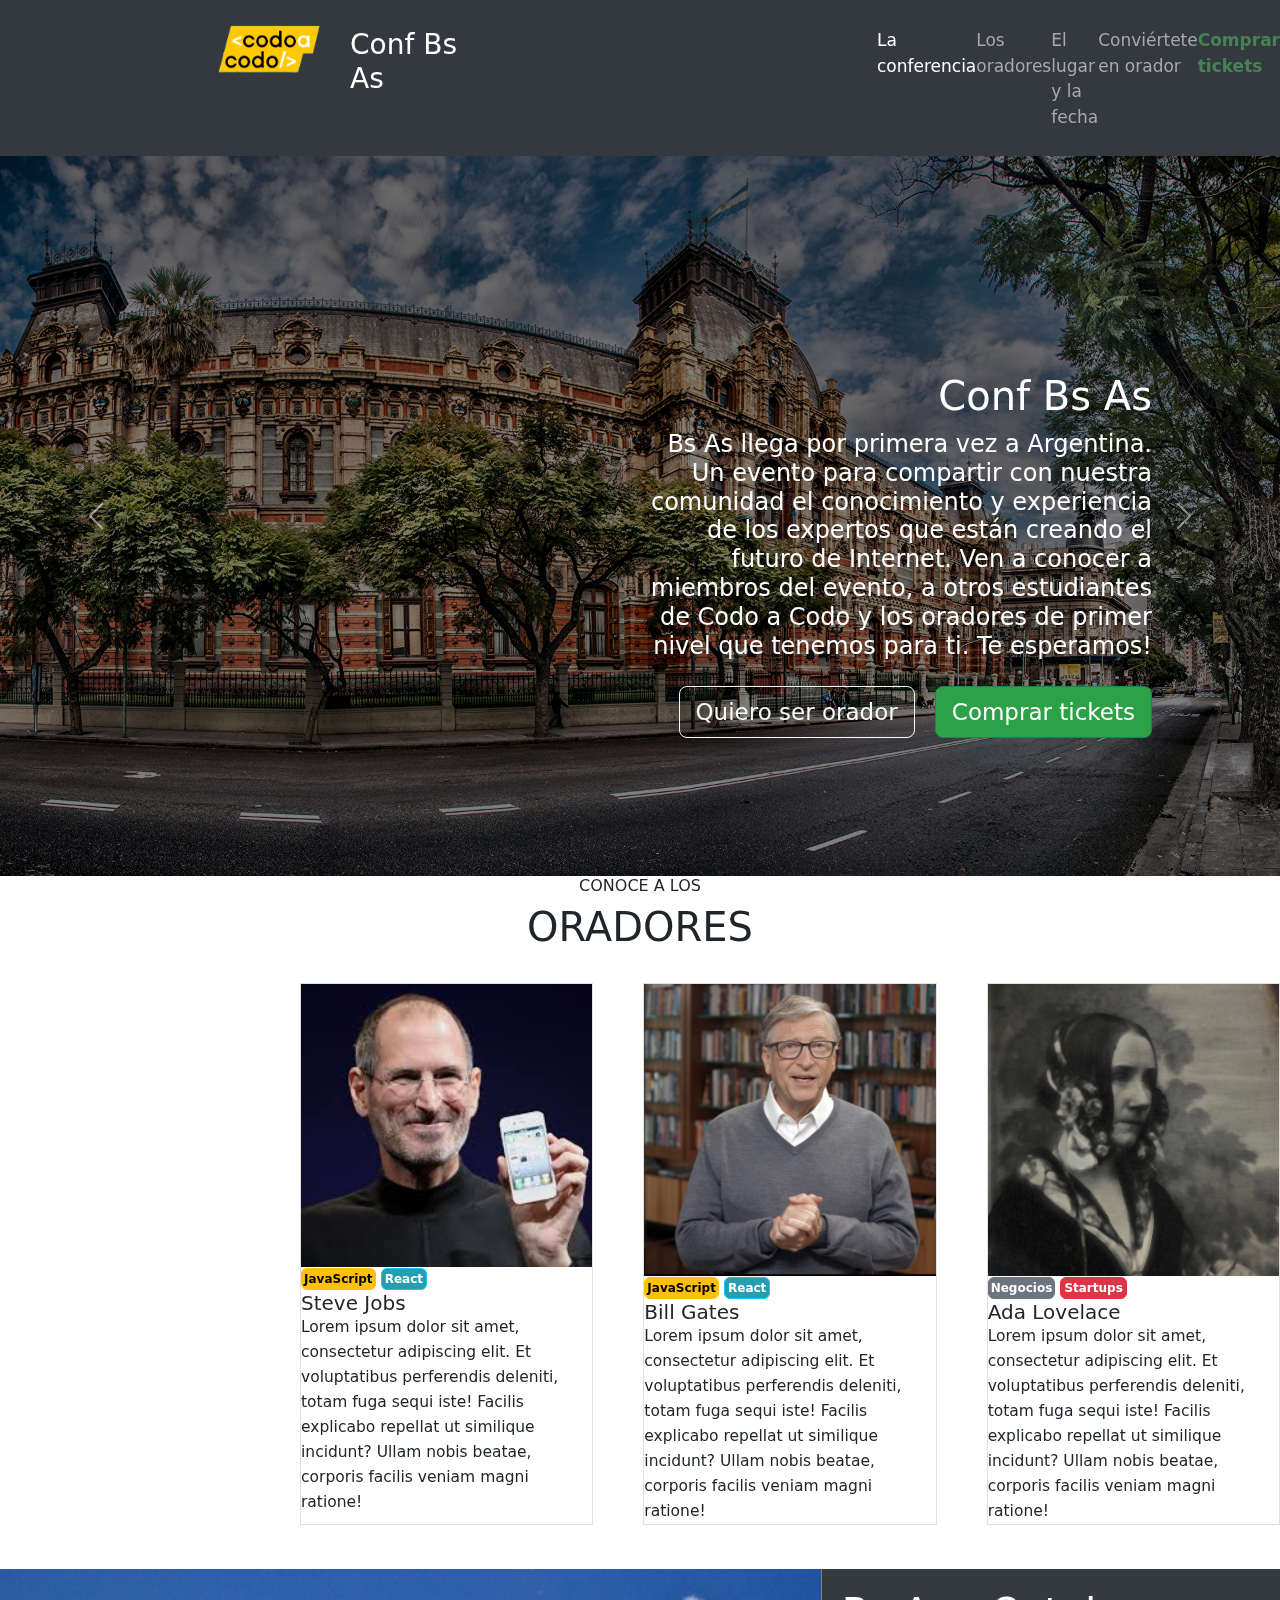
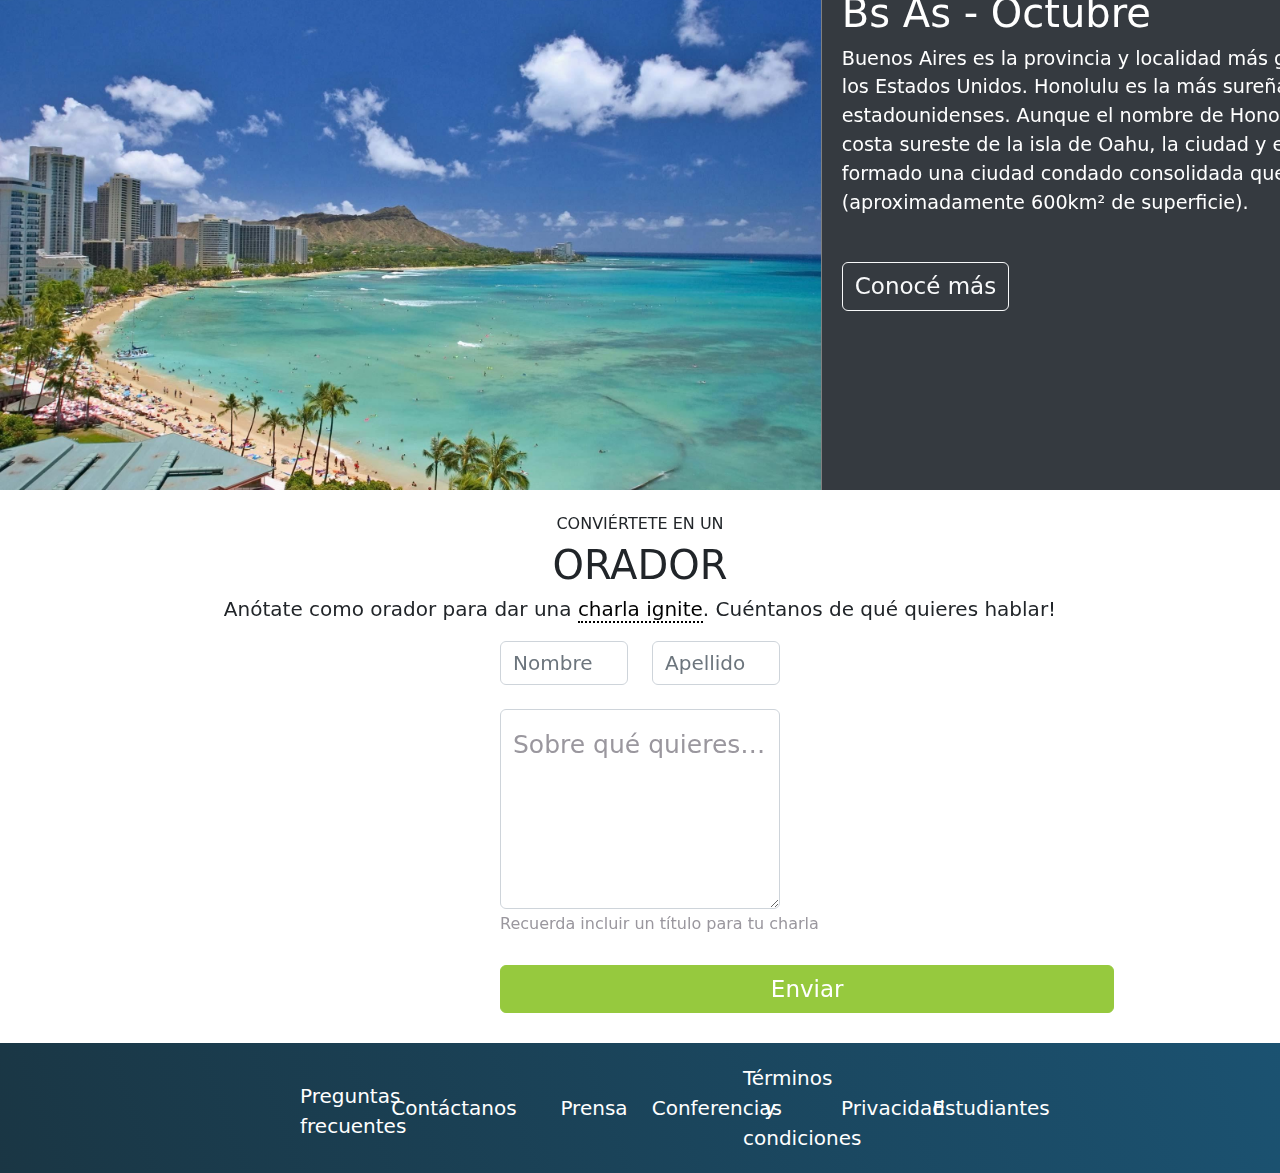
<file: index.html>
<!DOCTYPE html>
<html lang="en">

<head>
    <meta charset="UTF-8">
    <meta http-equiv="X-UA-Compatible" content="IE=edge">
    <meta name="viewport" content="width=device-width, user-scalable=no, initial-scale=1.0, maximun-scale=1.0, minimun-scale=1.0">
    <link rel="stylesheet" href="css/bootstrap.css">
    <link rel="stylesheet" href="css/estilos.css">
    <title>TP Integrador</title>
</head>

<body>
    <header>
        <div class="header">
            <nav class="navbar navbar-expand-sm navbar-dark bg-dark">
                <button class="navbar-toggler" type="button" data-bs-toggle="collapse" data-bs-target="#opciones" aria-controls="navbarSupportedContent" aria-expanded="false" aria-label="Toggle navigation">
                <!-- <button class="navbar-toggler" type="button" data-toggle="collapse" data-target="#opciones"> -->
                    <span class="navbar-toggler-icon"></span>
                </button>
                <div class="collapse navbar-collapse" id="opciones">
                    <!-- <ul class="linksheader1"> -->
                    <ul class="linksheader1">
                        <br>
                        <li>
                            <a class="conferencia" href="#confciudad" style="text-decoration: none;">La conferencia</a>
                            <!-- <a class="nav-link active" aria-current="page" href="#confciudad">La conferencia</a> -->
                        </li>
                        <br>
                        <li>
                            <a class="oradores" href="#oradores" style="text-decoration: none;">Los oradores</a>
                        </li>
                        <br>
                        <li>
                            <a class="lugaryfecha" href="#lugaryfecha" style="text-decoration: none;">El lugar y la fecha</a>
                        </li>
                        <br>
                        <li>
                            <a class="orador" href="#convierteteenorador" style="text-decoration: none;">Conviértete en
                                orador</a>
                        </li>
                        <br>
                        <li>
                            <a class="tickets" href="ticket.html" style="text-decoration: none;">Comprar tickets</a>
                        </li>
                    </ul>
                </div>
            </nav>
            <div class="logo">
                <a href="https://www.buenosaires.gob.ar/educacion/codo-codo">
                    <img src="./imagenes/codoacodo.png" class="codoacodo" alt="codoacodo">
                </a>
            </div>
            <h3 class="confbsas">Conf Bs As</h3>
            <ul class="linksheader2">
                <li>
                    <a class="conferencia" href="#confciudad" style="text-decoration: none;">La conferencia</a>
                </li>
                <li>
                    <a class="oradores" href="#oradores" style="text-decoration: none;">Los oradores</a>
                </li>
                <li>
                    <a class="lugaryfecha" href="#lugaryfecha" style="text-decoration: none;">El lugar y la fecha</a>
                </li>
                <li>
                    <a class="orador" href="#convierteteenorador" style="text-decoration: none;">Conviértete en
                        orador</a>
                </li>
                <li>
                    <a class="tickets" href="ticket.html" style="text-decoration: none;">Comprar tickets</a>
                </li>
            </ul>
        </div>
    </header>
    <main>
    
       
    <!-- Carrusel -->
    <div id="carouselExampleControls" class="carousel slide" data-bs-ride="carousel">
        
        <div class="mensaje">
            <div class="conf">
                <h1><a id="confciudad">Conf Bs As</a></h1>
            </div>
            
            <!-- Texto descriptivo y botones: orador y tickets -->
            <div class="texto">
                <h4>Bs As llega por primera vez a Argentina. Un evento para compartir con nuestra comunidad el conocimiento
                    y experiencia de los expertos que están creando el futuro de Internet. Ven a conocer a miembros del
                    evento, a otros estudiantes de Codo a Codo y los oradores de primer nivel que tenemos para ti. Te
                    esperamos!</h4>
            </div>
            
            <div class="buttons">
                <a class="btn btn-outline-light btn-lg" href="#convierteteenorador" role="button">Quiero ser orador</a>
                <!--<button type="button" class="btn btn-outline-light btn-lg">Quiero ser orador</button> -->
                <!--<button type="button" class="btn btn-success btn-lg" href="ticket.html"><a id="tickets">Comprar tickets</a></button>-->
                <a class="btn btn-success btn-lg" href="ticket.html" role="button">Comprar tickets</a>
            </div>
        </div>

        <div class="carousel-inner">
          <div class="carousel-item active">
            <img src="imagenes/ba1.jpg" class="d-block w-100" alt="ciudad">
          </div>
          <div class="carousel-item">
            <img src="imagenes/ba2.jpg" class="d-block w-100" alt="ciudad">
          </div>
          <div class="carousel-item">
            <img src="imagenes/ba3.jpg" class="d-block w-100" alt="ciudad">
          </div>
        </div>
        <button class="carousel-control-prev" type="button" data-bs-target="#carouselExampleControls" data-bs-slide="prev">
          <span class="carousel-control-prev-icon" aria-hidden="true"></span>
          <span class="visually-hidden">Anterior</span>
        </button>
        <button class="carousel-control-next" type="button" data-bs-target="#carouselExampleControls" data-bs-slide="next">
          <span class="carousel-control-next-icon" aria-hidden="true"></span>
          <span class="visually-hidden">Siguiente</span>
        </button>
      </div>
      
      
      
        <!-- Oradores -->
        <h6 style="text-align: center; font-weight: lighter;">CONOCE A LOS</h6>
        <h1 style="text-align: center;"><a id="oradores">ORADORES</a></h1>
        <br>
        <div class="allcards">
            <div class="card1">
                <img src="./imagenes/steve.jpg" class="card-img-top" alt="steve">
                <div class="card-body">
                    <button type="button" class="btn btn-warning"
                        style="font-weight: 750; padding: 2px; font-size: 12px; padding-top: 1px; padding-bottom: 1px;">JavaScript</button>
                    <button type="button" class="btn btn-info"
                        style="background-color: rgba(39,158,175,255); color: white; font-weight: 750; padding: 3px; font-size: 12px; padding-top: 1px; padding-bottom: 1px;">React</button>
                    <h5 class="card-title">Steve Jobs</h5>
                    <p class="card-text" style="font-size: 15.5px; line-height: 25px; ">Lorem ipsum dolor sit amet,
                        consectetur adipiscing elit. Et voluptatibus perferendis deleniti, totam fuga sequi iste!
                        Facilis explicabo repellat ut similique incidunt? Ullam nobis beatae, corporis facilis veniam
                        magni ratione!</p>
                </div>
            </div>
            <div class="card2">
                <img src="./imagenes/bill.jpg" class="card-img-top" alt="bill">
                <div class="card-body">
                    <button type="button" class="btn btn-warning"
                        style="font-weight: 750; padding: 2px; font-size: 12px; padding-top: 1px; padding-bottom: 1px;">JavaScript</button>
                    <button type="button" class="btn btn-info"
                        style="background-color: rgba(39,158,175,255); color: white; font-weight: 750; padding: 3px; font-size: 12px; padding-top: 1px; padding-bottom: 1px;">React</button>
                    <h5 class="card-title">Bill Gates</h5>
                    <p class="card-text" style="font-size: 15.5px; line-height: 25px; ">Lorem ipsum dolor sit amet,
                        consectetur adipiscing elit. Et voluptatibus perferendis deleniti, totam fuga sequi iste!
                        Facilis explicabo repellat ut similique incidunt? Ullam nobis beatae, corporis facilis veniam
                        magni ratione!</p>
                </div>
            </div>
            <div class="card3">
                <img src="./imagenes/ada.jpeg" class="card-img-top" alt="ada">
                <div class="card-body">
                    <button type="button" class="btn btn-secondary"
                        style="font-weight: 750; padding: 2px; font-size: 12px; padding-top: 1px; padding-bottom: 1px;">Negocios</button>
                    <button type="button" class="btn btn-danger"
                        style="color: white; font-weight: 750; padding: 3px; font-size: 12px; padding-top: 1px; padding-bottom: 1px;">Startups</button>
                    <h5 class="card-title">Ada Lovelace</h5>
                    <p class="card-text" style="font-size: 15.5px; line-height: 25px; ">Lorem ipsum dolor sit amet,
                        consectetur adipiscing elit. Et voluptatibus perferendis deleniti, totam fuga sequi iste!
                        Facilis explicabo repellat ut similique incidunt? Ullam nobis beatae, corporis facilis veniam
                        magni ratione!</p>
                </div>
            </div>
        </div>
        <br>
        
        <!-- texto descriptivo Bs As, Argentina - EEUU - Honolulu, y foto-->
        <div id="lugaryfecha" class="container" style="margin: 0%; padding: 0%">
            <div class="col-6 themed-grid-col">
                <img src="./imagenes/honolulu.jpg" class="hawaii" alt="hawaii" style="width: 100%">
            </div>
            <div class="col-6 themed-grid-col text">
                <h1 class="bsasoctubre">Bs As - Octubre</h1>
                <p class="bsastexto">Buenos Aires es la provincia y localidad más grande del estado de Argentina, en los
                    Estados Unidos. Honolulu es la más sureña de entre las principales ciudades estadounidenses. Aunque
                    el nombre de Honolulu se refiere al área urbana en la costa sureste de la isla de Oahu, la ciudad y
                    el condado de Honolulu han formado una ciudad condado consolidada que cubre toda la ciudad
                    (aproximadamente 600km² de superficie).</p>
                <br>
                <button type="button" class="btn btn-outline-light"
                    style="margin-left: 20px; margin-top: 5px; margin-bottom: 10px;">Conocé más</button>
            </div>
        </div>
        <br>
        
        <!-- anotarse como orador -->
        <h6 style="text-align: center; font-weight: lighter;">CONVIÉRTETE EN UN</h6>
        <h1 style="text-align: center;"><a id="convierteteenorador">ORADOR</a></h1>
        <h5 style="text-align: center; font-weight: 400; margin-bottom: 20px;">Anótate como orador para dar una <a
                href="" style="text-decoration: none; color: black; border-bottom:2px dotted black;">charla ignite</a>.
            Cuéntanos de qué quieres hablar!</h5>
        <div class="row">
            <div class="col nombre">
                <input type="text" class="form-control" placeholder="Nombre" style="font-size: 20px;"
                    aria-label="First name">
            </div>
            <div class="col apellido">
                <input type="text" class="form-control" placeholder="Apellido" style="font-size: 20px;"
                    aria-label="Last name">
            </div>
        </div>
        <br>
        <div class="form-floating">
            <textarea class="form-control" placeholder="Leave a comment here" id="floatingTextarea2"
                style="height: 200px"></textarea>
            <label for="floatingTextarea2" style="font-size: 25px; color: rgba(154,151,158,255)">Sobre qué quieres
                hablar?</label>
        </div>
        <h6 class="titulo">Recuerda incluir un título para tu charla</h6>
        <br>
        <button type="button" class="btn btn-success enviar">Enviar</button>
    </main>
    
    <script src="js/bootstrap.js"></script>
</body>


<footer>
    <ul class="footer">
        <li class="preguntas"><a href="#preguntas" style="text-decoration: none; color: white"> Preguntas frecuentes</a>
        </li>
        <li class="contacto"><a href="#contacto" style="text-decoration: none; color: white">
                Contáctanos</a>
        </li>
        <li class="prensa">
            <a href="#prensa" style="text-decoration: none; color: white"> Prensa</a>
        </li>
        <li class="conferencias"><a href="#conferencias" style="text-decoration: none; color: white">Conferencias</a>
        </li>
        <li class="condiciones"><a href="#terminosycondiciones" style="text-decoration: none; color: white"> Términos y
                condiciones</a>
        </li>
        <li class="privacidad"><a href="#privacidad" style="text-decoration: none; color: white">
                Privacidad</a>
        </li>
        <li class="estudiantes"><a href="#estudiantes" style="text-decoration: none; color: white">
                Estudiantes</a>
        </li>
    </ul>
</footer>

</html>
</file>
<file: css/estilos.css>
* {
    box-sizing: border-box;
}

body {
    width: 100%;
}

footer {
    width: 100%;
}

.header {
    background-color: rgba(52,57,63,255);
    padding-top: 10px;
    padding-bottom: 10px;
    display: flex;
    padding-left: 100px;
    width: 100%;
}

.logo {
    height: 30%;
}


.codoacodo {
    width: 140px; 
    height: 80px;
}

.linksheader2 {
    display:flex;
    flex-direction: row;
    justify-content: space-between;
    width: 70%;
    list-style-type: none;
    padding-left: 400px;
    font-size: 20px;
    margin-top: 18px;
    
}

.linksheader2:active {
    color: white;
}

.tickets {
    color: rgba(69,131,85,255);
    font-weight: 600;
}

a.tickets:hover {
    color: rgba(43,165,70,255);
}

.conferencia {
    color: white;
    font-weight: 450;
}

a.conferencia:hover {
    color: white;
}

.oradores {
    color: darkgray;
    font-weight: 450;
}

a.oradores:hover {
    color: white;
}

.lugaryfecha {
    color: darkgray;
    font-weight: 450;
}

a.lugaryfecha:hover {
    color: white;
}

.orador {
    color: darkgray;
    font-weight: 450;
}

a.orador:hover {
    color: white;
}

.codoacodo {
    margin-left: 100px;
    margin-right: 10px;
    text-decoration: none;
}

.confbsas {
    justify-content: center;
    margin-top: 18px;
    color: white;
    font-weight:350;
}

#carouselExampleControls .carousel-item img {
    text-align: center;
	background-position: center center;
	background-size: cover;
	background-repeat: no-repeat;
	position: relative;
    filter: brightness(0.5);
    top: 0px;
    left: 0px;
    bottom:0px;
    right:0px;
    z-index: -1;
    width: 100%;
    
       
}

/* #carouselExampleControls .carousel-item img {  
    object-fit: cover;
    object-position: center;
    overflow: hidden;
    height:100vh;
  }
  
  #carouselExampleControls .carousel-item:before {
    content: '';
    display: block;
    position: relative;
    background-image: 
      linear-gradient(
        to bottom,
        rgba(0, 0, 0, 0),
        rgba(0, 0, 0, .5)
      );
    width: 100vw;
    top: 0;
    height: 100vh;
  }
*/

.mensaje {

position: absolute;
/*float: right;*/
z-index: 1;
width: 40%;
right:10%;
top: 30%;
text-align: right;
color:white;
}

.conf {
    /* color: white; */
    
    /* text-align: right;
    padding-top: 400px;
    padding-right: 175px; */
}

.texto {
    /* color: white; */
    margin-top: 10px;

    /* text-align: right;
    padding-right: 175px;    
    font-weight: 100px;
    padding-left: 950px; */

}
.texto h4 {
    font-weight: normal;
    
}

.buttons {
    margin-top:5%;
    /* padding-left: 1300px;
    margin-bottom: 310px; */
    
}

.btn-outline-light {
    font-size: 23px;
    margin-right: 15px;
}

.btn-success {
    font-size: 23px;
    background-color: rgba(45,161,72,255);
}

.allcards {
    display: flex;
    flex-direction: row;
    margin-bottom: 20px;
}

.card1 {
    margin-left: 300px;
    margin-right: 50px;
    width: 25rem; 
    border: 1px solid rgba(0,0,0,.125);
}

.card2 {
    margin-right: 50px;
    width: 25rem; 
    border: 1px solid rgba(0,0,0,.125);
}

.card3 {
    width: 25rem; 
    border: 1px solid rgba(0,0,0,.125);
}

.container {
    padding-left: 0%;
    display: flex;
    flex-direction: row;
    box-sizing: border-box;
}

.col-6.themed-grid-col {
    width: 72%;
}

.col-6.themed-grid-col.text {
    width: 72%; 
    background-color: rgba(53,58,64,255); 
    color: white; 
    border-left: 0.5px solid gray;
}

.bsasoctubre {
    margin-left: 20px;
    padding-top: 20px;
}

.bsastexto {
    padding-left: 20px;
    font-weight: 100px;
    font-size: 19.2px;
    padding-right: 20px;
}

.titulo {
    margin-left: 500px; 
    margin-top: 5px; 
    color: rgba(154,151,158,255)
}

.nombre {
    margin-left: 500px
}

.apellido {
    margin-right: 500px;
}

.form-floating {
    margin-left: 500px; 
    margin-right: 500px;
}

.enviar {
    margin-left: 500px; 
    margin-right: 500px; 
    width: 48%; 
    background-color: rgba(150,201,62,255); 
    border-color: rgba(150,201,62,255); 
    margin-bottom: 30px;
}

.footer {
    text-align: center;
    background: linear-gradient(70deg, rgba(26,54,68,255), rgba(27,82,113,255));
    display: flex;
    color:white;
    flex-direction: row;
    padding-left: 300px;
    padding-right: 300px;
    justify-content: space-between;
    list-style-type: none;
    padding-top: 20px;
    padding-bottom: 20px;
    font-size: 20px;
    align-items: center;
    position: relative;
    width: 100%;
    margin-bottom: 0%;

}

.condiciones {
    width: 8%; 
    line-height: 150%
}

.conferencias {
    width: 7%;
}

.privacidad {
    width: 7%;
}

.estudiantes {
    width: 7%;
}

.prensa {
    width: 7%;
}

.preguntas {
    width: 7%;
    line-height: 150%;
    margin-top: 5px;
}

.navbar {
    display: none;
}


@media only screen and (max-width: 1800px) { 

    .linksheader2 {        
        font-size: 20px;        
        
    }
}

@media only screen and (max-width: 1515px) { 

    .linksheader2 {        
        font-size: 17px;        
    }
        
    
}

@media only screen and (max-width: 1277px) { 

    .linksheader2 {
       display: none; 
    }

    .linksheader1 {
        list-style-type: none;
        padding: 5%;
        background-color: rgba(52,57,63,255);
        font-size: 15px;
        margin-bottom: 0px;
      }

    .navbar {
        text-decoration: none;
        display: block;
        margin: 30px 30px;
        background-color: rgba(52,57,63,255);
        padding: 0%;
        font-size: 12px;
    }

}

@media only screen and (max-width: 1068px) {

   .mensaje h1 {
        font-size: 34px;
     }   
     .texto h4 {
        font-size: 20px;
    }

   .btn-outline-light {
        font-size: 20px;
        margin-left: 0%;
    }

    .btn-success {
        font-size: 20px;
    }
    

}



@media only screen and (max-width: 957px) {

    .mensaje h1 {
         font-size: 30px;
      }   
      .texto h4 {
         font-size: 18px;
     }

     .btn-outline-light {
        font-size: 18px;
        margin-left: 0%;
    }

    .btn-success {
        font-size: 18px;
    }
}

@media only screen and (max-width: 883px) {

    .mensaje h1 {
         font-size: 30px;
      }   
      .texto h4 {
         font-size: 16px;
     }
     .btn-outline-light {
        font-size: 14px;
        margin-left: 0%;
    }

    .btn-success {
        font-size: 14px;
    }
}

@media only screen and (max-width: 768px) {

    .mensaje {

        position: absolute;        
        z-index: 1;
        width: 100%;
        right:0%;
        top: 1%;
        text-align:justify;        
        color: white;
        padding: 2% 12% 0 12%;
        }

        .mensaje h1{
            font-size: 25px;
        }        
       
        
        .texto {            
            margin: 0px;
        }
        .texto h4 {
            font-weight: normal;
            font-size: 14px;
        }

.mensaje .buttons {
    margin-top:5%;
}

   .codoacodo {
        padding: 0%;
        margin-left: 0;
        margin-right: 0;
        margin-top: 20px;

    }

    .logo {
        padding-left: 23%;
    }

    .linksheader2 {
        display: none;
    }

    .bg-dark {
        background-color: rgba(52,57,63,255);
    }

    .linksheader1 {
        list-style-type: none;
        padding: 5%;
        background-color: rgba(52,57,63,255);
        font-size: 15px;
        margin-bottom: 0px;
    }

    .confbsas {
        display: none;
    }

    .header {
        font-size: 10px;
        padding: 0%;
        background-color: rgba(52,57,63,255);

    }

    .conferencia {
        margin: 10px 0;
    }
    .oradores {
        margin: 10px 0;
    }
    .lugaryfecha {
        margin: 10px 0;
    }
    .orador {
        margin: 10px 0;
    }
    .tickets {
        margin: 10px 0;
    }
    
    
    .navbar {
        text-decoration: none;
        display: block;
        margin: 30px 30px;
        background-color: rgba(52,57,63,255);
        padding: 0%;
    }

    .navbar-toggler {
        background-color: black;
        padding: 0.90rem 1.5rem;
    }

    .navbar-collapse.collapse.show {
        width: 200%;
    }

             
    .allcards {
        display: block;
        font-size: 10px;
    }

    .card1 {
        width: 80%;
        margin: 0%;
        size: 200px;
        margin-left: 45px;
        margin-bottom: 10px;
    }
    
    .card2 {
        width: 80%;
        margin-left: 45px;
        margin-bottom: 10px;
    }

    .card3 {
        width: 80%;
        margin-left: 45px;
    }

    .btn-outline-light {
        font-size: 14px;
        margin-left: 0%;
    }

    .btn-success {
        font-size: 14px;
    }

    .container {
        display: block;
    }

    .col-6.themed-grid-col {
        width: 100%;
    }

    .col-6.themed-grid-col.text {
        width: 100%;
        border-left: none;
        border-top: 1px white;
    }

    .hawaii {
        width: 70%;
        height: 50%;

    }

    .bsasoctubre {
        padding-top: 10px;
    }

    .bsastexto {
        text-align: left;
        font-size: 15px;
        margin: 0%
    }

    .titulo {
        margin-left: 5px;
    }

    .enviar {
        margin-left: 5px;
        margin-right: 0;
    }

    .nombre {
        margin-left: 0;
        width: 50%;
        font-size: 10px;
    }

    .apellido {
        margin-right: 0;
        font-size: 10px;
    }

    .form-floating {
        margin-left: 5px;
        margin-right: 0px;
    }

    .footer {
        font-size: 18px;
        display: inline-block;
        text-align: center;
        padding-left: 0%;
        padding-right: 0%;
        /** padding-top: 70px **/

    }

    .contacto {
        width: 100%;        
    }

    .preguntas {
        width: 100%;
    }
    .condiciones {
        width: 100%; 
        line-height: 150%
    }
    
    .conferencias {
        width: 100%;
    }
    
    .privacidad {
        width: 100%;
    }
    
    .estudiantes {
        width: 100%;
    }
    
    .prensa {
        width: 100%;
    }
}
</file>
